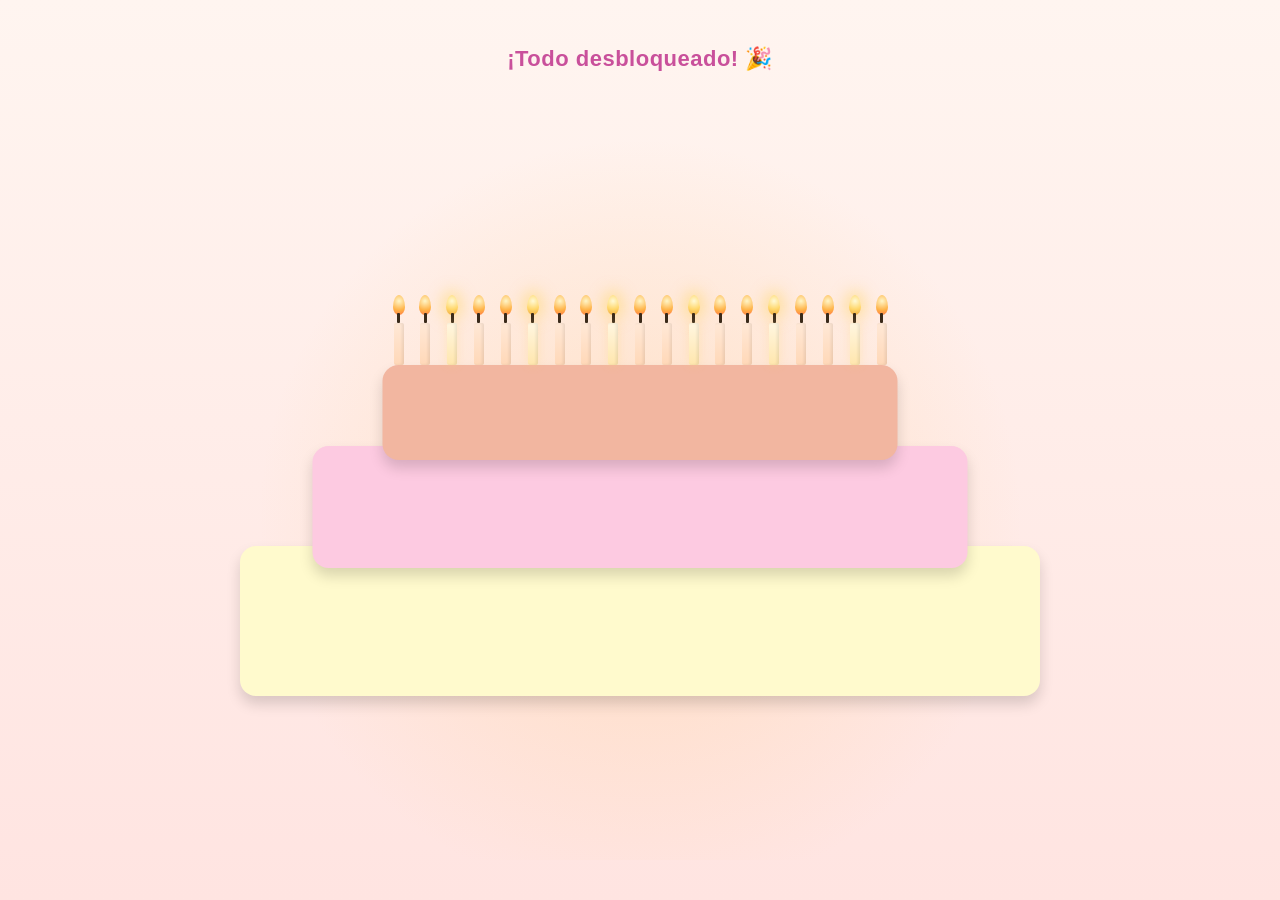
<file: index.html>
<!DOCTYPE html>
<html lang="es">
<head>
  <meta charset="UTF-8">
  <meta name="viewport" content="width=device-width, initial-scale=1.0, maximum-scale=1.0, user-scalable=no">
  <title>Feliz Cumpleaños</title>
  <link rel="stylesheet" href="css/style.css">
</head>
<body>

  <header class="encabezado">
    <p class="contador-titulo">Faltan para abrir todas las sorpresas</p>
    <div id="contador" class="contador"></div>
  </header>

  <main class="escenario">
    <div class="pastel">
      <div class="resplandor"></div>
      <div class="capa capa-base"></div>
      <div class="capa capa-media"></div>
      <div class="capa capa-superior"></div>
    </div>
  </main>

  <script src="js/script.js"></script>
</body>
</html>
</file>
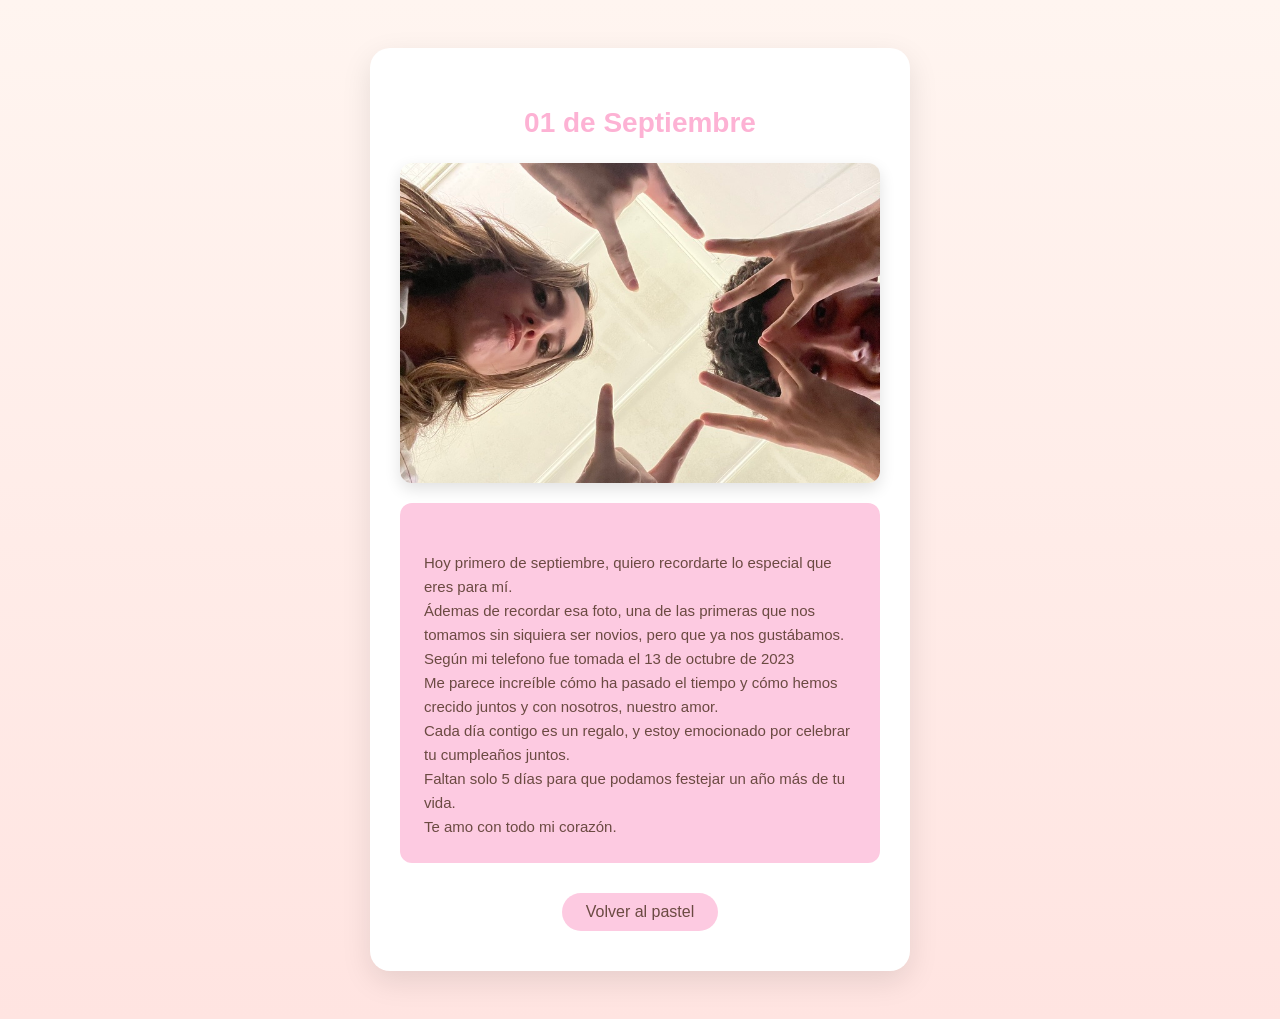
<file: pages/dia1.html>
<!DOCTYPE html>
<html lang="es">

<head>
  <meta charset="UTF-8">
  <meta name="viewport" content="width=device-width, initial-scale=1.0">
  <title> 01 de Septiembre</title>
  <link rel="stylesheet" href="../css/pagina.css">
</head>

<body>

  <main class="contenedor-dia">
    <h1 class="titulo-dia">01 de Septiembre</h1>

    <img src="../assets/images/dia1.jpeg" data-nombre="dia1.jpeg" alt="Foto del día 1" class="foto"
      onerror="manejarErrorFoto(this)">

    <div class="carta">
      Hoy primero de septiembre, quiero recordarte lo especial que eres para mí. 
      Ádemas de recordar esa foto, una de las primeras que nos tomamos sin siquiera ser novios, pero que ya nos gustábamos. 
      Según mi telefono fue tomada el 13 de octubre de 2023
      Me parece increíble cómo ha pasado el tiempo y cómo hemos crecido juntos y con nosotros, nuestro amor.
      Cada día contigo es un regalo, y estoy emocionado por celebrar tu cumpleaños juntos. 
      Faltan solo 5 días para que podamos festejar un año más de tu vida.
      Te amo con todo mi corazón.
    </div>

    <a href="../index.html" class="btn-volver">Volver al pastel</a>
  </main>

  <script src="../js/pagina.js"></script>
</body>

</html>
</file>
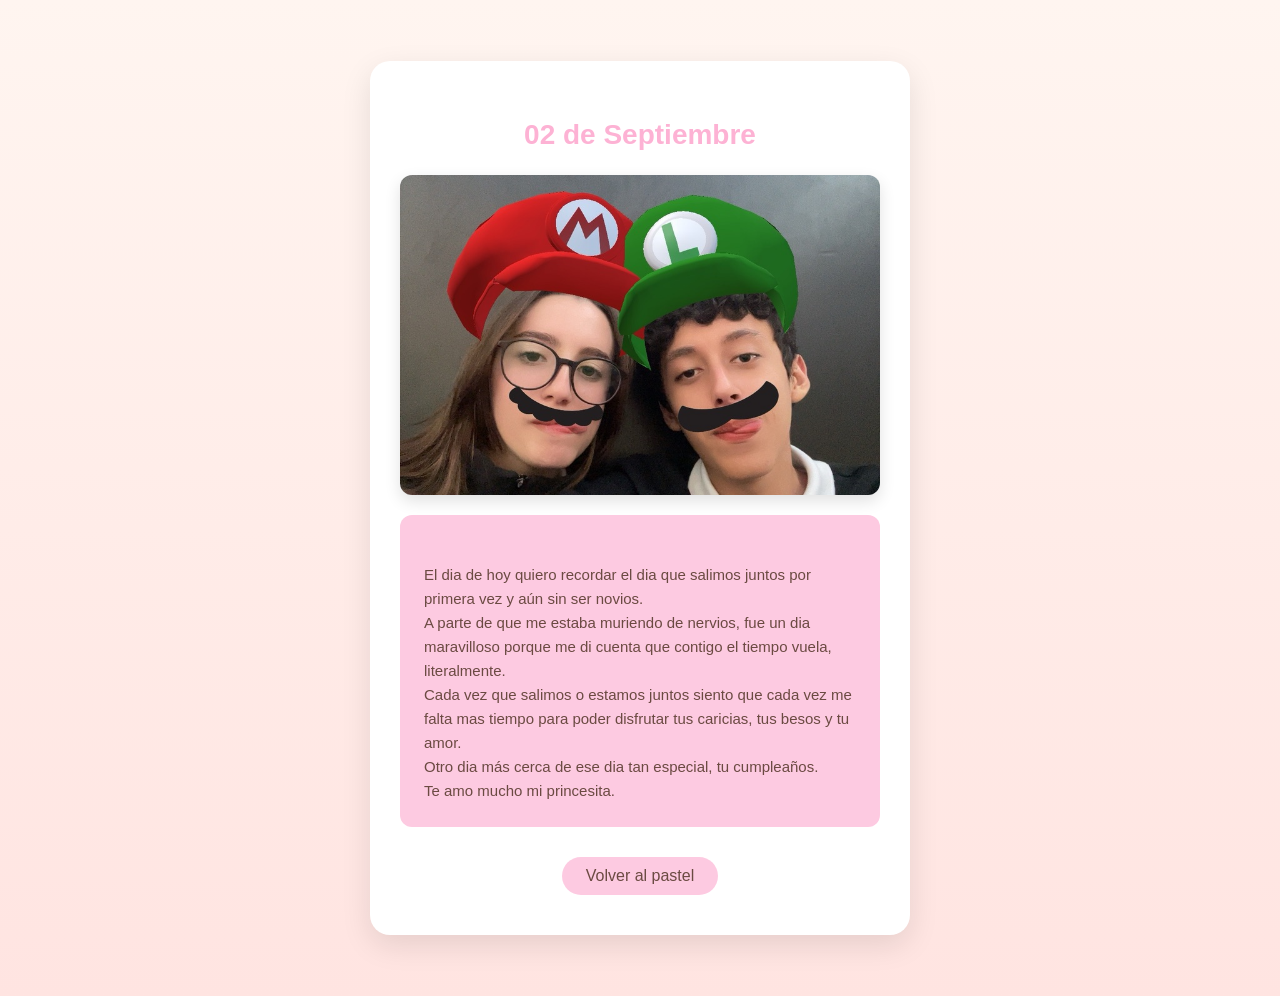
<file: pages/dia2.html>
<!DOCTYPE html>
<html lang="es">

<head>
  <meta charset="UTF-8">
  <meta name="viewport" content="width=device-width, initial-scale=1.0">
  <title>02 de Septiembre</title>
  <link rel="stylesheet" href="../css/pagina.css">
</head>

<body>

  <main class="contenedor-dia">
    <h1 class="titulo-dia">02 de Septiembre</h1>

    <img src="../assets/images/dia2.jpeg" data-nombre="dia2.jpeg" alt="Foto del día 2" class="foto"
      onerror="manejarErrorFoto(this)">

    <div class="carta">
      El dia de hoy quiero recordar el dia que salimos juntos por primera vez y aún sin ser novios.
      A parte de que me estaba muriendo de nervios, fue un dia maravilloso porque me di cuenta que contigo el tiempo vuela, literalmente.
      Cada vez que salimos o estamos juntos siento que cada vez me falta mas tiempo para poder disfrutar tus caricias, tus besos y tu amor.
      Otro dia más cerca de ese dia tan especial, tu cumpleaños.
      Te amo mucho mi princesita.
    </div>

    <a href="../index.html" class="btn-volver">Volver al pastel</a>
  </main>

  <script src="../js/pagina.js"></script>
</body>

</html>
</file>
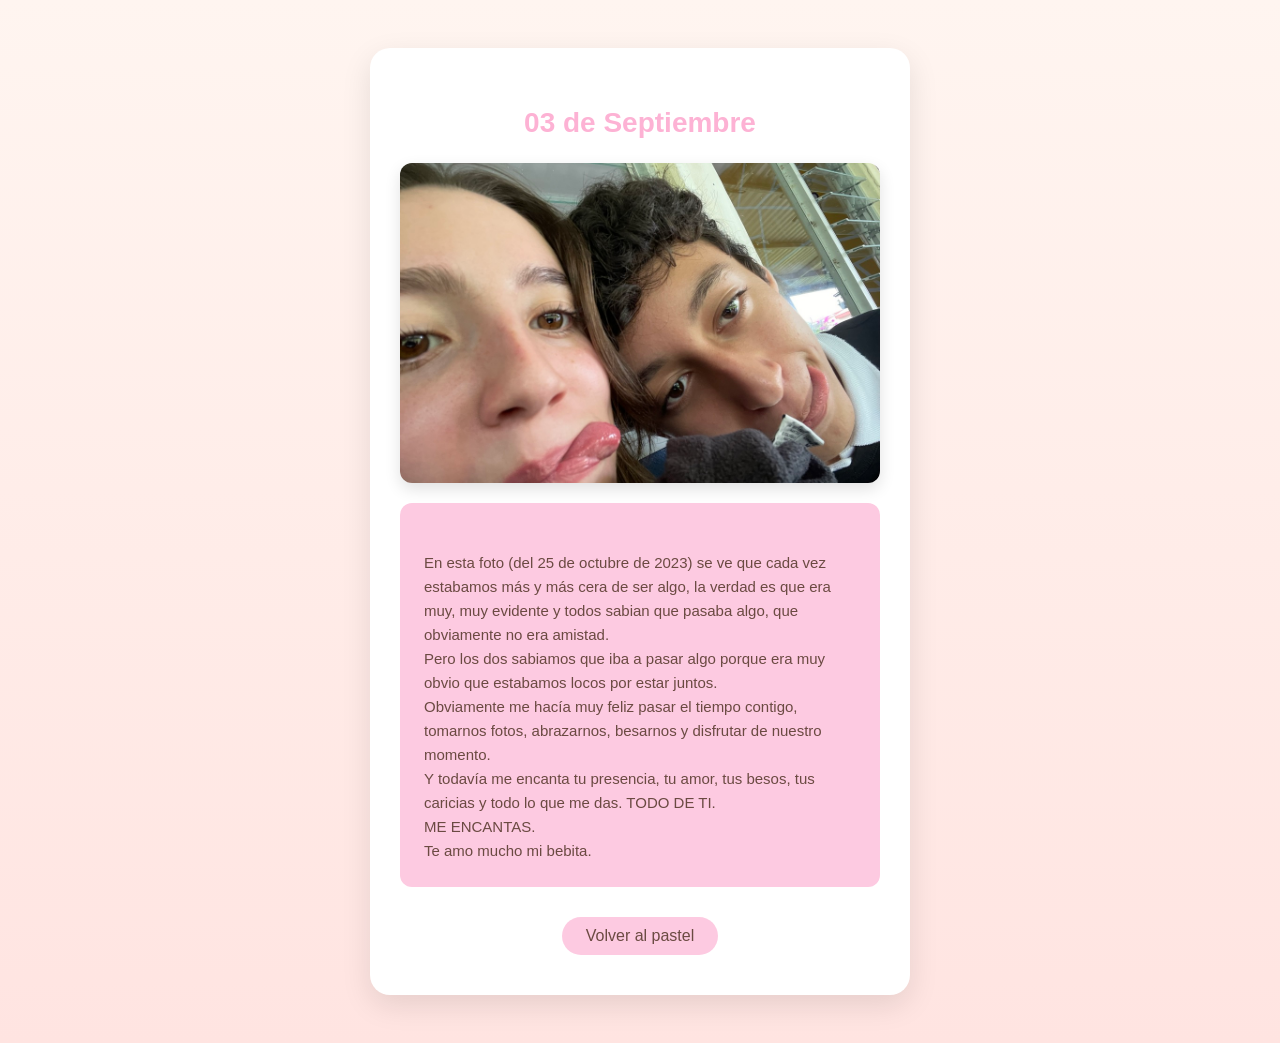
<file: pages/dia3.html>
<!DOCTYPE html>
<html lang="es">

<head>
  <meta charset="UTF-8">
  <meta name="viewport" content="width=device-width, initial-scale=1.0">
  <title>03 de Septiembre</title>
  <link rel="stylesheet" href="../css/pagina.css">
</head>

<body>

  <main class="contenedor-dia">
    <h1 class="titulo-dia">03 de Septiembre</h1>

    <img src="../assets/images/dia3.jpeg" data-nombre="dia3.jpeg" alt="Foto del día 3" class="foto"
      onerror="manejarErrorFoto(this)">

    <div class="carta">
      En esta foto (del 25 de octubre de 2023) se ve que cada vez estabamos más y más cera de ser algo, la verdad es que era muy, muy evidente y todos sabian que pasaba algo, que obviamente no era amistad. 
      Pero los dos sabiamos que iba a pasar algo porque era muy obvio que estabamos locos por estar juntos. 
      Obviamente me hacía muy feliz pasar el tiempo contigo, tomarnos fotos, abrazarnos, besarnos y disfrutar de nuestro momento.
      Y todavía me encanta tu presencia, tu amor, tus besos, tus caricias y todo lo que me das. TODO DE TI.
      ME ENCANTAS.
      Te amo mucho mi bebita.
    </div>

    <a href="../index.html" class="btn-volver">Volver al pastel</a>
  </main>

  <script src="../js/pagina.js"></script>
</body>

</html>
</file>
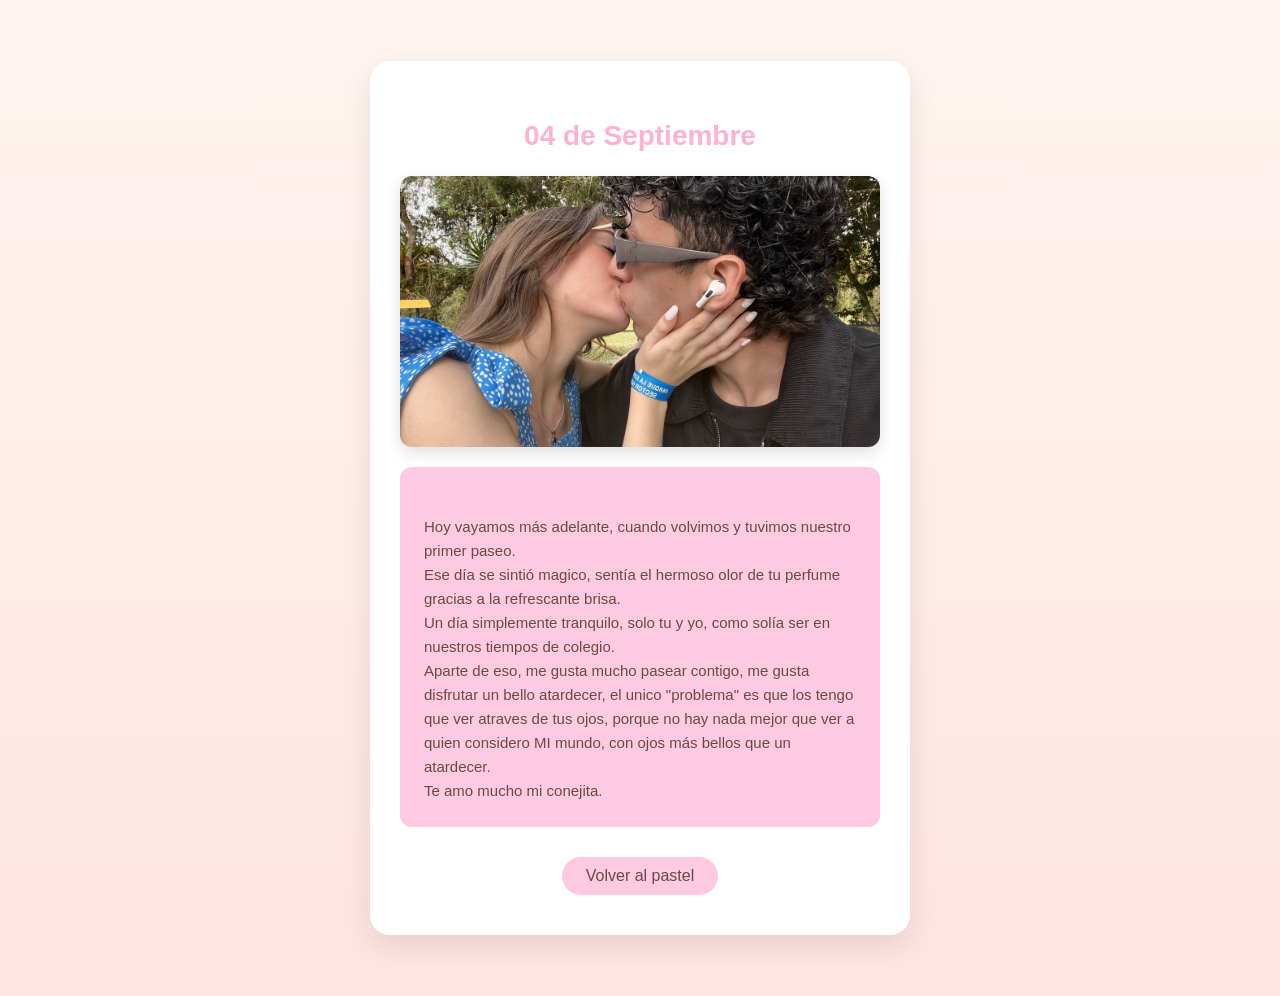
<file: pages/dia4.html>
<!DOCTYPE html>
<html lang="es">

<head>
  <meta charset="UTF-8">
  <meta name="viewport" content="width=device-width, initial-scale=1.0">
  <title>04 de Septiembre</title>
  <link rel="stylesheet" href="../css/pagina.css">
</head>

<body>

  <main class="contenedor-dia">
    <h1 class="titulo-dia">04 de Septiembre</h1>

    <img src="../assets/images/dia4.jpeg" data-nombre="dia4.jpeg" alt="Foto del día 4" class="foto"
      onerror="manejarErrorFoto(this)">

    <div class="carta">
      Hoy vayamos más adelante, cuando volvimos y tuvimos nuestro primer paseo.
      Ese día se sintió magico, sentía el hermoso olor de tu perfume gracias a la refrescante brisa.
      Un día simplemente tranquilo, solo tu y yo, como solía ser en nuestros tiempos de colegio.
      Aparte de eso, me gusta mucho pasear contigo, me gusta disfrutar un bello atardecer, el unico "problema" es que los tengo que ver atraves de tus ojos, porque no hay nada mejor que ver a quien considero MI mundo, con ojos más bellos que un atardecer.
      Te amo mucho mi conejita.
    </div>

    <a href="../index.html" class="btn-volver">Volver al pastel</a>
  </main>

  <script src="../js/pagina.js"></script>
</body>

</html>
</file>
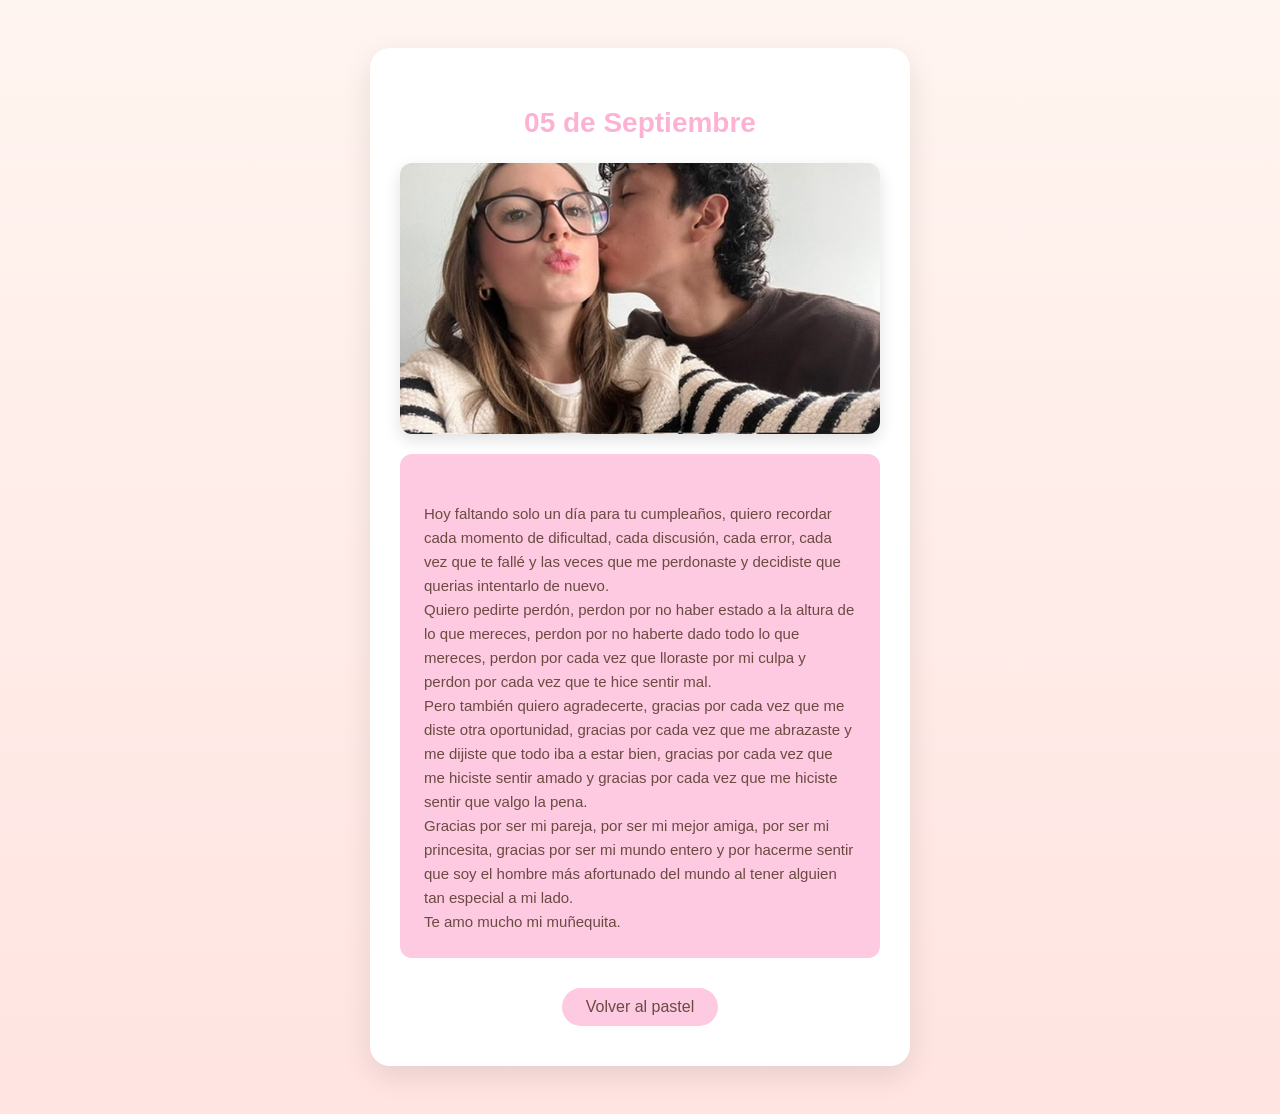
<file: pages/dia5.html>
<!DOCTYPE html>
<html lang="es">

<head>
  <meta charset="UTF-8">
  <meta name="viewport" content="width=device-width, initial-scale=1.0">
  <title>05 de Septiembre</title>
  <link rel="stylesheet" href="../css/pagina.css">
</head>

<body>

  <main class="contenedor-dia">
    <h1 class="titulo-dia">05 de Septiembre</h1>

    <img src="../assets/images/dia5.jpeg" data-nombre="dia5.jpeg" alt="Foto del día 5" class="foto"
      onerror="manejarErrorFoto(this)">

    <div class="carta">
      Hoy faltando solo un día para tu cumpleaños, quiero recordar cada momento de dificultad, cada discusión, cada error, cada vez que te fallé y las veces que me perdonaste y decidiste que querias intentarlo de nuevo.
      Quiero pedirte perdón, perdon por no haber estado a la altura de lo que mereces, perdon por no haberte dado todo lo que mereces, perdon por cada vez que lloraste por mi culpa y perdon por cada vez que te hice sentir mal.
      Pero también quiero agradecerte, gracias por cada vez que me diste otra oportunidad, gracias por cada vez que me abrazaste y me dijiste que todo iba a estar bien, gracias por cada vez que me hiciste sentir amado y gracias por cada vez que me hiciste sentir que valgo la pena.
      Gracias por ser mi pareja, por ser mi mejor amiga, por ser mi princesita, gracias por ser mi mundo entero y por hacerme sentir que soy el hombre más afortunado del mundo al tener alguien tan especial a mi lado.
      Te amo mucho mi muñequita.
    </div>

    <a href="../index.html" class="btn-volver">Volver al pastel</a>
  </main>

  <script src="../js/pagina.js"></script>
</body>

</html>
</file>
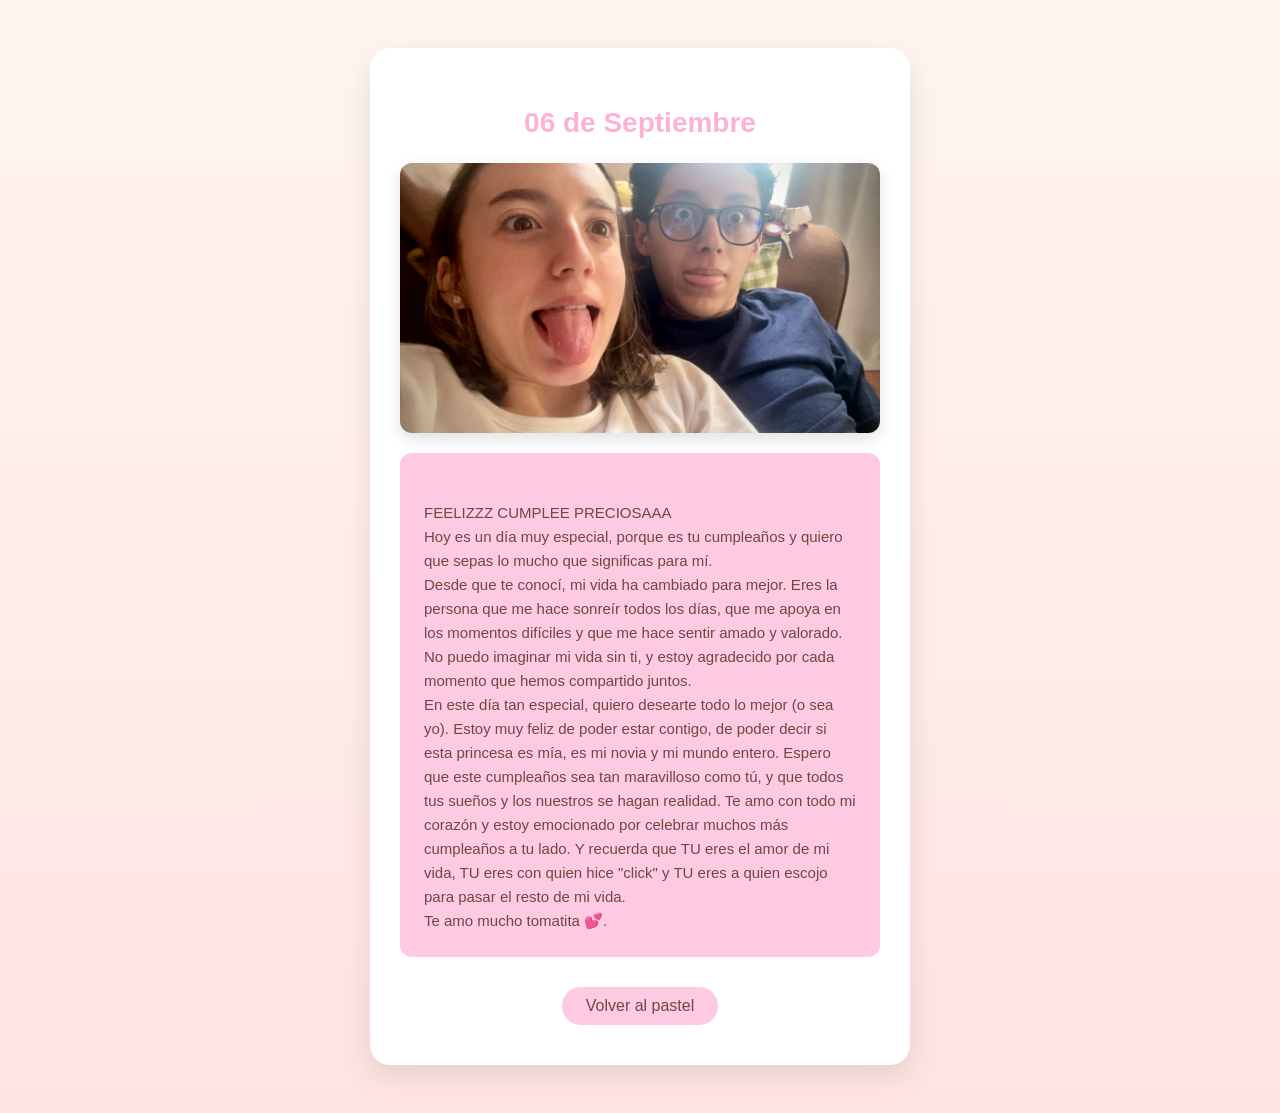
<file: pages/dia6.html>
<!DOCTYPE html>
<html lang="es">

<head>
  <meta charset="UTF-8">
  <meta name="viewport" content="width=device-width, initial-scale=1.0">
  <title>06 de Septiembre</title>
  <link rel="stylesheet" href="../css/pagina.css">
</head>

<body>

  <main class="contenedor-dia">
    <h1 class="titulo-dia">06 de Septiembre</h1>

    <img src="../assets/images/dia6.jpeg" data-nombre="dia6.jpeg" alt="Foto del día 6" class="foto"
      onerror="manejarErrorFoto(this)">

    <div class="carta">
      FEELIZZZ CUMPLEE PRECIOSAAA
      Hoy es un día muy especial, porque es tu cumpleaños y quiero que sepas lo mucho que significas para mí.
      Desde que te conocí, mi vida ha cambiado para mejor. Eres la persona que me hace sonreír todos los días, que me apoya en los momentos difíciles y que me hace sentir amado y valorado. No puedo imaginar mi vida sin ti, y estoy agradecido por cada momento que hemos compartido juntos.
      En este día tan especial, quiero desearte todo lo mejor (o sea yo). Estoy muy feliz de poder estar contigo, de poder decir si esta princesa es mía, es mi novia y mi mundo entero. Espero que este cumpleaños sea tan maravilloso como tú, y que todos tus sueños y los nuestros se hagan realidad. Te amo con todo mi corazón y estoy emocionado por celebrar muchos más cumpleaños a tu lado. Y recuerda que TU eres el amor de mi vida, TU eres con quien hice "click" y TU eres a quien escojo para pasar el resto de mi vida.
      Te amo mucho tomatita 💕. 
    </div>

    <a href="../index.html" class="btn-volver">Volver al pastel</a>
  </main>

  <script src="../js/pagina.js"></script>
</body>

</html>
</file>
<file: css/style.css>
* {
  margin: 0;
  padding: 0;
  box-sizing: border-box;
}

body {
  min-height: 100vh;
  display: flex;
  flex-direction: column;
  align-items: center;
  gap: 20px;
  font-family: sans-serif;
  background: linear-gradient(180deg, #fff5f0, #ffe4e1);
  overflow-x: hidden; /* el resplandor (900px fijo) no debe generar scroll lateral */
  padding: 40px 20px;
}

.contador {
  font-size: clamp(16px, 4vw, 22px);
  font-weight: 600;
  color: #c9509b;
  text-align: center;
  letter-spacing: 0.5px;
}

.contador-titulo {
  font-size: 13px;
  color: #a97c6e;
  text-transform: uppercase;
  letter-spacing: 1px;
  text-align: center;
  margin-bottom: 6px;
}

.escenario {
  position: relative;
  width: 100%;
  flex: 1; /* ocupa todo el alto sobrante después del header */
  display: flex;
  justify-content: center;
  align-items: center; /* centra el pastel verticalmente en ese espacio */
  overflow: hidden; /* corta el resplandor (900px fijo) para que no cause scroll lateral */
}

/* Contenedor del pastel. position:relative es la base para
   posicionar las velas encima en el paso 3 con position:absolute.
   width fluido + aspect-ratio: el alto sigue al ancho automático,
   sin necesitar media queries para cada tamaño de pantalla.
   margin-top: las velas son position:absolute y sobresalen por
   arriba del propio .pastel (no cuentan para su altura), así que
   sin este margen quedan pisando lo que esté antes en el flujo
   (el header del contador). */
.pastel {
  position: relative;
  width: clamp(300px, 90vw, 800px);
  aspect-ratio: 800 / 350;
  margin-top: 90px;
}

/* Resplandor cálido detrás del pastel. Es el PRIMER hijo de
   .pastel a propósito: con position:absolute y z-index:auto,
   el orden en el DOM decide el apilamiento, así que yendo primero
   queda automáticamente detrás de las capas y las velas, sin
   necesitar z-index (que además con position:relative sin
   z-index propio en el padre puede dar resultados raros con
   valores negativos). */
.resplandor {
  position: absolute;
  top: 50%;
  left: 50%;
  width: 900px;
  height: 900px;
  transform: translate(-50%, -50%);
  background: radial-gradient(circle, rgba(255, 196, 120, 0.35), rgba(255, 196, 120, 0) 60%);
  pointer-events: none;
  animation: resplandor-pulso 3s ease-in-out infinite;
}

@keyframes resplandor-pulso {
  0%, 100% { opacity: 0.7; }
  50%      { opacity: 1; }
}

.capa {
  position: absolute;
  left: 50%;
  transform: translateX(-50%);
  border-radius: 16px;
  box-shadow: 0 8px 14px rgba(0,0,0,0.15);
}

.capa-base {
  bottom: 0;
  width: 100%;
  height: 42.857%; /* 150 / 350 */
  background: #fffacd;
}

.capa-media {
  bottom: 36.571%; /* 128 / 350 */
  width: 81.875%;  /* 655 / 800 */
  height: 34.857%; /* 122 / 350 */
  background: #fdcae1;
}

.capa-superior {
  bottom: 67.429%; /* 236 / 350 */
  width: 64.375%;  /* 515 / 800 */
  height: 27.143%; /* 95 / 350 */
  background: #f2b6a0;
}

/* Vela: contenedor flex vertical. bottom fija dónde se apoya
   sobre el pastel (en % del alto del pastel, no px fijo, para
   que siga alineada aunque el pastel cambie de tamaño); el orden
   de los hijos (llama, mecha, cuerpo) define el orden visual de
   arriba hacia abajo. */
.vela {
  position: absolute;
  bottom: 94.571%; /* 331 / 350, el borde superior de la capa-superior */
  transform: translateX(-50%);
  display: flex;
  flex-direction: column;
  align-items: center;
}

.vela .cuerpo {
  width: 10px;
  height: 42px;
  background: linear-gradient(180deg, #ffe8d6, #ffd8b8);
  border-radius: 2px;
  box-shadow: inset -2px 0 3px rgba(0,0,0,0.08);
}

.vela .mecha {
  width: 3px;
  height: 10px;
  background: #3a2a1a;
  border-radius: 1px;
}

.vela .llama {
  width: 12px;
  height: 20px;
  background: radial-gradient(circle at 50% 30%, #fff6c8, #ffb347 60%, #ff7a45);
  border-radius: 50% 50% 50% 50% / 60% 60% 40% 40%;
  margin-bottom: -2px;
  transform-origin: bottom center;
  animation: flicker 1.4s ease-in-out infinite alternate;
}

@keyframes flicker {
  0%   { transform: scale(1) rotate(-2deg); }
  50%  { transform: scale(1.08) rotate(2deg); }
  100% { transform: scale(0.96) rotate(-1deg); }
}

/* Velas especiales: mismo esqueleto HTML, distinción sutil vía
   CSS. Llama más dorada, halo suave y animación más lenta para
   que se sientan "mágicas" sin gritar cuál es cuál. */
.vela.especial .llama {
  background: radial-gradient(circle at 50% 30%, #fff9d6, #ffd76b 55%, #f0a93c);
  box-shadow: 0 0 14px 5px rgba(255, 215, 107, 0.5);
  animation: flicker-especial 2.2s ease-in-out infinite alternate;
}

.vela.especial .cuerpo {
  background: linear-gradient(180deg, #fff6e0, #ffe6ad);
  box-shadow: inset -2px 0 3px rgba(0,0,0,0.08), 0 0 10px rgba(255, 215, 107, 0.3);
}

@keyframes flicker-especial {
  0%   { transform: scale(1) rotate(-2deg); box-shadow: 0 0 10px 3px rgba(255,215,107,0.4); }
  50%  { transform: scale(1.1) rotate(2deg); box-shadow: 0 0 18px 6px rgba(255,215,107,0.6); }
  100% { transform: scale(0.95) rotate(-1deg); box-shadow: 0 0 10px 3px rgba(255,215,107,0.4); }
}

.vela.especial {
  cursor: pointer;
}

/* Vela especial todavía no disponible: llama "apagada" (gris,
   sin brillo, sin animación) para que se note a simple vista
   que esa sorpresa no se puede abrir todavía. */
.vela.especial.bloqueada .llama {
  background: #c9c2ba;
  box-shadow: none;
  animation: none;
  opacity: 0.6;
}

.vela.especial.bloqueada .cuerpo {
  filter: grayscale(70%);
  opacity: 0.6;
}

/* Vela especial ya visitada: también apagada, pero con un tono
   más cálido (no gris puro) para diferenciar "todavía no es tu
   día" de "ya la abriste, pero podés volver a entrar". */
.vela.especial.apagada .llama {
  background: #d8c9a8;
  box-shadow: none;
  animation: none;
  opacity: 0.55;
}

.vela.especial.apagada .cuerpo {
  filter: grayscale(35%) brightness(0.95);
  opacity: 0.75;
}

.mensaje-bloqueo {
  position: absolute;
  bottom: 68px;
  left: 50%;
  transform: translateX(-50%) translateY(6px);
  background: rgba(255, 255, 255, 0.95);
  color: #a14b3c;
  padding: 6px 10px;
  border-radius: 8px;
  font-size: 12px;
  white-space: nowrap;
  box-shadow: 0 4px 10px rgba(0, 0, 0, 0.15);
  opacity: 0;
  pointer-events: none;
  transition: opacity 0.3s ease, transform 0.3s ease;
  z-index: 10;
}

.mensaje-bloqueo.visible {
  opacity: 1;
  transform: translateX(-50%) translateY(0);
}

/* Vela decorativa apagada por el cursor: se corta la animación
   de flicker y se transiciona a opacidad/escala 0, simulando
   que el viento la apagó. */
.vela.apagada-cursor .llama {
  animation: none;
  opacity: 0;
  transform: scale(0.2) translateY(6px);
  transition: opacity 0.4s ease, transform 0.4s ease;
}

.humo {
  position: absolute;
  top: -6px;
  left: 50%;
  width: 14px;
  height: 14px;
  background: radial-gradient(circle, rgba(180, 180, 180, 0.6), rgba(180, 180, 180, 0));
  border-radius: 50%;
  transform: translate(-50%, 0) scale(1);
  opacity: 0.8;
  pointer-events: none;
  animation: humo-subir 1.4s ease-out forwards;
}

@keyframes humo-subir {
  0%   { opacity: 0.8; transform: translate(-50%, 0) scale(1); }
  100% { opacity: 0; transform: translate(-50%, -40px) scale(2.4); }
}

/* En pantallas angostas el pastel se achica más agresivo que
   el "grosor" de las velas (que quedaban fijas en px), así que
   se veían desproporcionadamente gordas. Achicamos solo eso acá. */
@media (max-width: 480px) {
  .vela .cuerpo {
    width: 7px;
    height: 30px;
  }
  .vela .mecha {
    height: 7px;
  }
  .vela .llama {
    width: 9px;
    height: 15px;
  }
}   necesitar z-index (que además con position:relative sin
   z-index propio en el padre puede dar resultados raros con
   valores negativos). */
.resplandor {
  position: absolute;
  top: 50%;
  left: 50%;
  width: 900px;
  height: 900px;
  transform: translate(-50%, -50%);
  background: radial-gradient(circle, rgba(255, 196, 120, 0.35), rgba(255, 196, 120, 0) 60%);
  pointer-events: none;
  animation: resplandor-pulso 3s ease-in-out infinite;
}

@keyframes resplandor-pulso {
  0%, 100% { opacity: 0.7; }
  50%      { opacity: 1; }
}

.capa {
  position: absolute;
  left: 50%;
  transform: translateX(-50%);
  border-radius: 16px;
  box-shadow: 0 8px 14px rgba(0,0,0,0.15);
}

.capa-base {
  bottom: 0;
  width: 100%;
  height: 42.857%; /* 150 / 350 */
  background: #fffacd;
}

.capa-media {
  bottom: 36.571%; /* 128 / 350 */
  width: 81.875%;  /* 655 / 800 */
  height: 34.857%; /* 122 / 350 */
  background: #fdcae1;
}

.capa-superior {
  bottom: 67.429%; /* 236 / 350 */
  width: 64.375%;  /* 515 / 800 */
  height: 27.143%; /* 95 / 350 */
  background: #f2b6a0;
}

/* Goteo de glaseado sobre la capa superior */
.glaseado {
  position: absolute;
  bottom: 90.571%; /* 317 / 350 */
  left: 50%;
  transform: translateX(-50%);
  width: 66.625%;  /* 533 / 800 */
  height: 7.714%;  /* 27 / 350 */
  background: #fff0e6;
  border-radius: 50% 50% 0 0 / 100% 100% 0 0;
}

/* Vela: contenedor flex vertical. bottom fija dónde se apoya
   sobre el pastel (en % del alto del pastel, no px fijo, para
   que siga alineada aunque el pastel cambie de tamaño); el orden
   de los hijos (llama, mecha, cuerpo) define el orden visual de
   arriba hacia abajo. */
.vela {
  position: absolute;
  bottom: 94.571%; /* 331 / 350, el borde superior de la capa-superior */
  transform: translateX(-50%);
  display: flex;
  flex-direction: column;
  align-items: center;
}

.vela .cuerpo {
  width: 10px;
  height: 42px;
  background: linear-gradient(180deg, #ffe8d6, #ffd8b8);
  border-radius: 2px;
  box-shadow: inset -2px 0 3px rgba(0,0,0,0.08);
}

.vela .mecha {
  width: 3px;
  height: 10px;
  background: #3a2a1a;
  border-radius: 1px;
}

.vela .llama {
  width: 12px;
  height: 20px;
  background: radial-gradient(circle at 50% 30%, #fff6c8, #ffb347 60%, #ff7a45);
  border-radius: 50% 50% 50% 50% / 60% 60% 40% 40%;
  margin-bottom: -2px;
  transform-origin: bottom center;
  animation: flicker 1.4s ease-in-out infinite alternate;
}

@keyframes flicker {
  0%   { transform: scale(1) rotate(-2deg); }
  50%  { transform: scale(1.08) rotate(2deg); }
  100% { transform: scale(0.96) rotate(-1deg); }
}

/* Velas especiales: mismo esqueleto HTML, distinción sutil vía
   CSS. Llama más dorada, halo suave y animación más lenta para
   que se sientan "mágicas" sin gritar cuál es cuál. */
.vela.especial .llama {
  background: radial-gradient(circle at 50% 30%, #fff9d6, #ffd76b 55%, #f0a93c);
  box-shadow: 0 0 14px 5px rgba(255, 215, 107, 0.5);
  animation: flicker-especial 2.2s ease-in-out infinite alternate;
}

.vela.especial .cuerpo {
  background: linear-gradient(180deg, #fff6e0, #ffe6ad);
  box-shadow: inset -2px 0 3px rgba(0,0,0,0.08), 0 0 10px rgba(255, 215, 107, 0.3);
}

@keyframes flicker-especial {
  0%   { transform: scale(1) rotate(-2deg); box-shadow: 0 0 10px 3px rgba(255,215,107,0.4); }
  50%  { transform: scale(1.1) rotate(2deg); box-shadow: 0 0 18px 6px rgba(255,215,107,0.6); }
  100% { transform: scale(0.95) rotate(-1deg); box-shadow: 0 0 10px 3px rgba(255,215,107,0.4); }
}

.vela.especial {
  cursor: pointer;
}

/* Vela especial todavía no disponible: llama "apagada" (gris,
   sin brillo, sin animación) para que se note a simple vista
   que esa sorpresa no se puede abrir todavía. */
.vela.especial.bloqueada .llama {
  background: #c9c2ba;
  box-shadow: none;
  animation: none;
  opacity: 0.6;
}

.vela.especial.bloqueada .cuerpo {
  filter: grayscale(70%);
  opacity: 0.6;
}

/* Vela especial ya visitada: también apagada, pero con un tono
   más cálido (no gris puro) para diferenciar "todavía no es tu
   día" de "ya la abriste, pero podés volver a entrar". */
.vela.especial.apagada .llama {
  background: #d8c9a8;
  box-shadow: none;
  animation: none;
  opacity: 0.55;
}

.vela.especial.apagada .cuerpo {
  filter: grayscale(35%) brightness(0.95);
  opacity: 0.75;
}

.mensaje-bloqueo {
  position: absolute;
  bottom: 68px;
  left: 50%;
  transform: translateX(-50%) translateY(6px);
  background: rgba(255, 255, 255, 0.95);
  color: #a14b3c;
  padding: 6px 10px;
  border-radius: 8px;
  font-size: 12px;
  white-space: nowrap;
  box-shadow: 0 4px 10px rgba(0, 0, 0, 0.15);
  opacity: 0;
  pointer-events: none;
  transition: opacity 0.3s ease, transform 0.3s ease;
  z-index: 10;
}

.mensaje-bloqueo.visible {
  opacity: 1;
  transform: translateX(-50%) translateY(0);
}

/* Vela decorativa apagada por el cursor: se corta la animación
   de flicker y se transiciona a opacidad/escala 0, simulando
   que el viento la apagó. */
.vela.apagada-cursor .llama {
  animation: none;
  opacity: 0;
  transform: scale(0.2) translateY(6px);
  transition: opacity 0.4s ease, transform 0.4s ease;
}

.humo {
  position: absolute;
  top: -6px;
  left: 50%;
  width: 14px;
  height: 14px;
  background: radial-gradient(circle, rgba(180, 180, 180, 0.6), rgba(180, 180, 180, 0));
  border-radius: 50%;
  transform: translate(-50%, 0) scale(1);
  opacity: 0.8;
  pointer-events: none;
  animation: humo-subir 1.4s ease-out forwards;
}

@keyframes humo-subir {
  0%   { opacity: 0.8; transform: translate(-50%, 0) scale(1); }
  100% { opacity: 0; transform: translate(-50%, -40px) scale(2.4); }
}

/* En pantallas angostas el pastel se achica más agresivo que
   el "grosor" de las velas (que quedaban fijas en px), así que
   se veían desproporcionadamente gordas. Achicamos solo eso acá. */
@media (max-width: 480px) {
  .vela .cuerpo {
    width: 7px;
    height: 30px;
  }
  .vela .mecha {
    height: 7px;
  }
  .vela .llama {
    width: 9px;
    height: 15px;
  }
}
</file>
<file: css/pagina.css>
body {
  min-height: 100vh;
  display: flex;
  justify-content: center;
  align-items: center;
  font-family: sans-serif;
  background: linear-gradient(180deg, #fff5f0, #ffe4e1);
  padding: 40px 20px;
}

.contenedor-dia {
  background: #ffffff;
  max-width: 480px;
  width: 100%;
  padding: 40px 30px;
  border-radius: 20px;
  box-shadow: 0 10px 30px rgba(0, 0, 0, 0.1);
  text-align: center;
}

.titulo-dia {
  color: #fdb2d4;
  margin-bottom: 24px;
  font-size: 28px;
}

.carta-placeholder,
.foto-placeholder {
  background: #fdcae1;
  border: 2px dashed #f2b6a0;
  border-radius: 12px;
  padding: 30px;
  margin-bottom: 20px;
  color: #a97c6e;
  font-size: 14px;
}

.carta {
  background: #fdcae1;
  border-radius: 12px;
  padding: 24px;
  margin-bottom: 20px;
  color: #6b4a42;
  font-size: 15px;
  line-height: 1.6;
  text-align: left;
  white-space: pre-line;
}

.foto {
  display: block;
  width: 100%;
  max-height: 320px;
  object-fit: cover;
  border-radius: 12px;
  margin-bottom: 20px;
  box-shadow: 0 6px 16px rgba(0, 0, 0, 0.12);
}

.btn-volver {
  display: inline-block;
  margin-top: 10px;
  padding: 10px 24px;
  background: #fdcae1;
  color: #6b4a42;
  text-decoration: none;
  border-radius: 30px;
  transition: background 0.2s ease;
}

.btn-volver:hover {
  background: #fdf0ec;
}
</file>
